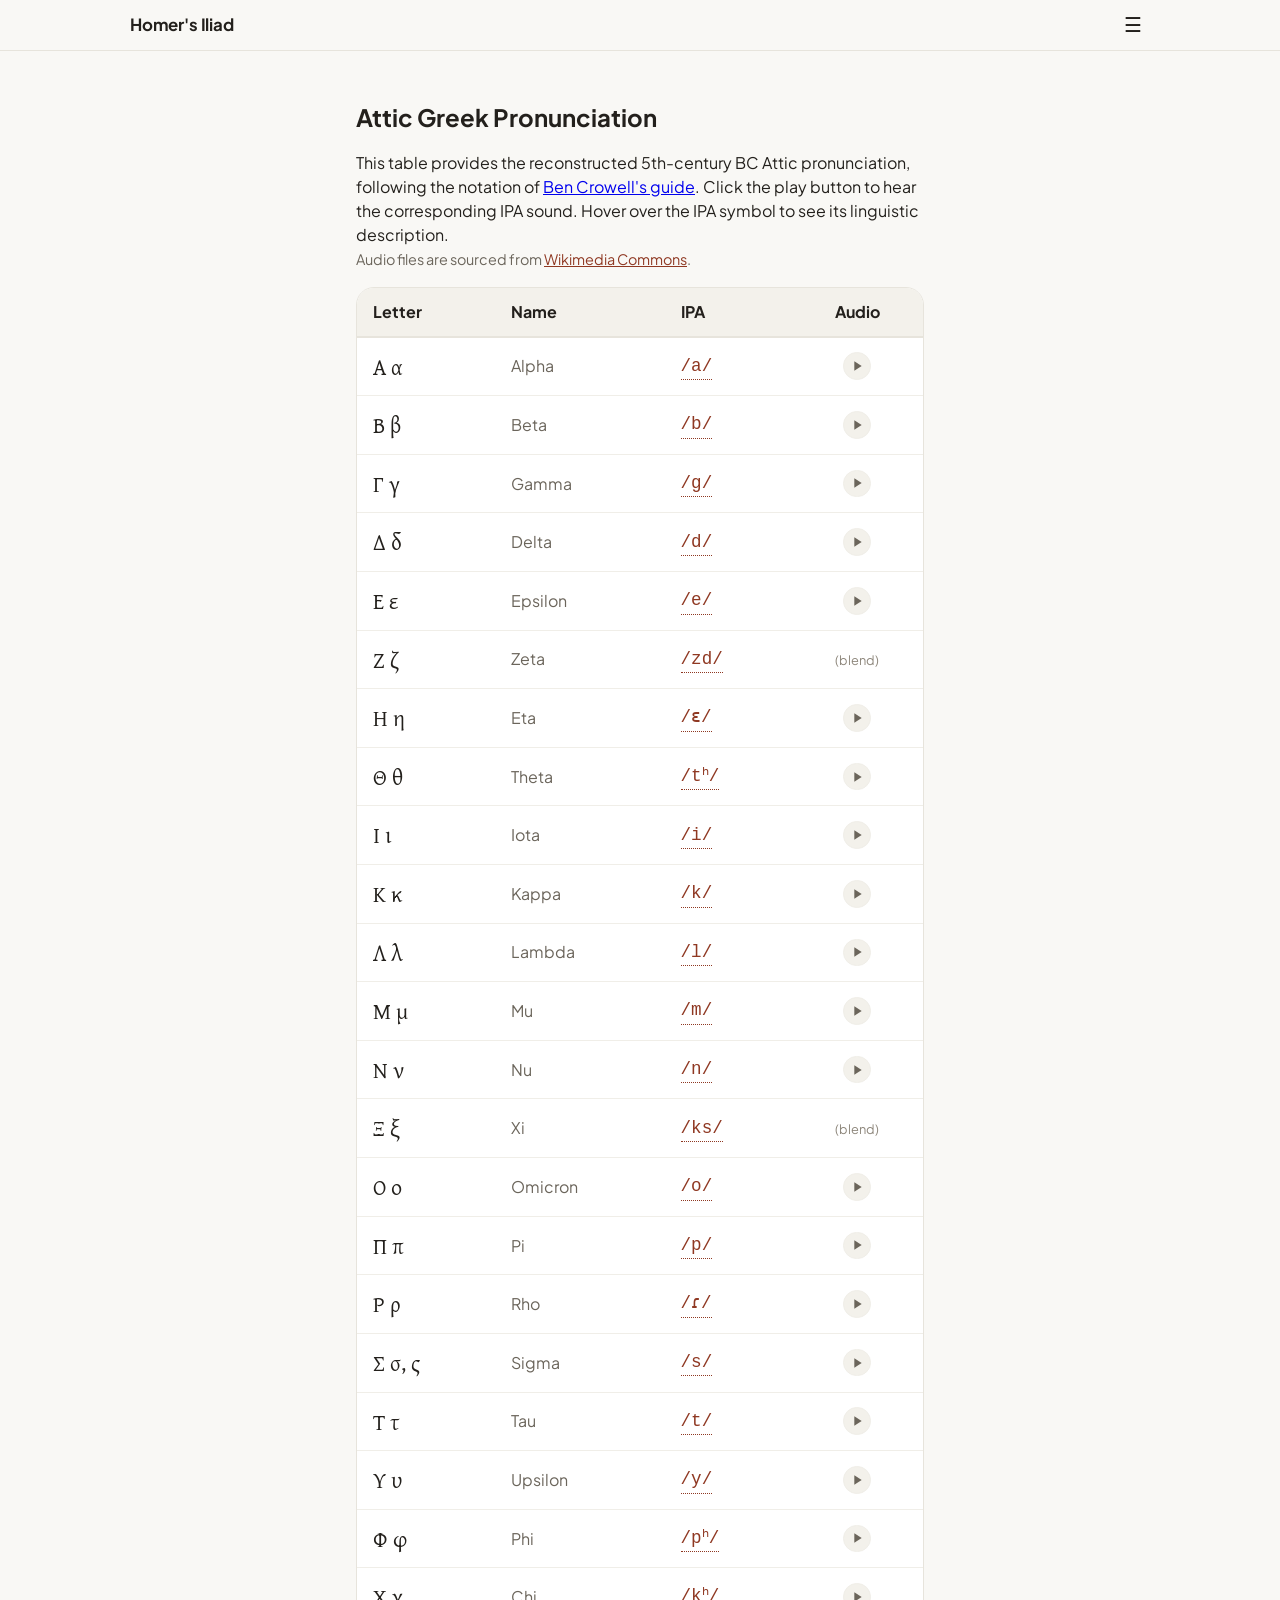
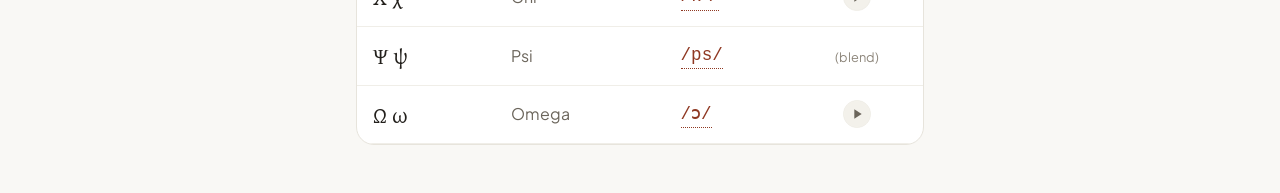
<file: pronunciation.html>
<!DOCTYPE html>
<!-- 
  Homer's Iliad - Pronunciation Guide
-->
<html lang="en">
<head>
  <meta charset="UTF-8">
  <meta name="viewport" content="width=device-width, initial-scale=1.0">
  <title>Greek Pronunciation - Homer's Iliad</title>
  <link rel="icon"
    href="data:image/svg+xml,<svg xmlns=%22http://www.w3.org/2000/svg%22 viewBox=%220 0 100 100%22><text y=%22.9em%22 font-size=%2290%22>🏛️</text></svg>">
  <link rel="preconnect" href="https://fonts.googleapis.com">
  <link rel="preconnect" href="https://fonts.gstatic.com" crossorigin>
  <link
    href="https://fonts.googleapis.com/css2?family=Plus+Jakarta+Sans:wght@400;500;600;700&family=Newsreader:ital,opsz,wght@0,6..72,400;0,6..72,500;1,6..72,400;1,6..72,500&family=Gentium+Plus:ital,wght@0,400;0,700;1,400&display=swap"
    rel="stylesheet">
  <link rel="stylesheet" href="style.css?v=11">
</head>
<body>
  <nav>
    <div class="nav-container">
      <a href="index.html" class="brand-title" style="text-decoration: none; color: inherit;">Homer's Iliad</a>
      <div style="display: flex; align-items: center;">
        <div class="menu-container">
          <button class="hamburger-btn"
            onclick="document.getElementById('dropdown').classList.toggle('show')">☰</button>
          <div id="dropdown" class="dropdown-menu">
            <a href="index.html">Interactive Reader</a>
            <hr style="margin: 0.25rem 0; border: none; border-top: 1px solid var(--border-subtle);">
            <a href="sources.html">Sources</a>
          </div>
        </div>
      </div>
    </div>
  </nav>

  <main style="max-width: 600px; margin: 2rem auto; padding: 1rem;">
    <h2>Attic Greek Pronunciation</h2>
    <p style="margin: 1rem 0; color: var(--text-main); line-height: 1.5;">
      This table provides the reconstructed 5th-century BC Attic pronunciation, following the notation of <a href="https://bitbucket.org/ben-crowell/greek_pronunciation/src/master/index.md" target="_blank" rel="noopener">Ben Crowell's guide</a>. 
      Click the play button to hear the corresponding IPA sound. Hover over the IPA symbol to see its linguistic description.
      <br><span style="font-size: 0.9em; color: var(--text-muted);">Audio files are sourced from <a href="https://commons.wikimedia.org/wiki/Category:IPA_pronunciation_audio" target="_blank" rel="noopener" style="color: var(--accent); text-decoration: underline;">Wikimedia Commons</a>.</span>
    </p>
    
    <div style="background: var(--surface); border: 1px solid var(--border); border-radius: var(--radius-lg); overflow: hidden;">
      <table style="width: 100%; border-collapse: collapse; text-align: left;">
        <thead>
          <tr style="border-bottom: 2px solid var(--border); background: var(--surface-subtle);">
            <th style="padding: 0.75rem 1rem;">Letter</th>
            <th style="padding: 0.75rem 1rem;">Name</th>
            <th style="padding: 0.75rem 1rem;">IPA</th>
            <th style="padding: 0.75rem 1rem; text-align: center;">Audio</th>
          </tr>
        </thead>
        <tbody>
          <tr style="border-bottom: 1px solid var(--border-subtle);">
            <td style="padding: 0.75rem 1rem; font-family: 'Gentium Plus', serif; font-size: 1.4rem;">Α α</td>
            <td style="padding: 0.75rem 1rem; color: var(--text-muted);">Alpha</td>
            <td style="padding: 0.75rem 1rem; font-family: monospace; color: var(--accent); font-size: 1.1rem;"><span class="ipa-tooltip">/a/<span class="tooltip-text">Open front unrounded vowel</span></span></td>
            <td style="padding: 0.75rem 1rem; text-align: center;"><button onclick="new Audio('https://commons.wikimedia.org/wiki/Special:FilePath/Open_front_unrounded_vowel.ogg').play()" class="replay-btn" style="padding: 0.3rem; border-radius: 50%;" title="Play sound"><svg viewBox="0 0 24 24" width="16" height="16" fill="currentColor"><path d="M8 5v14l11-7z"/></svg></button></td>
          </tr>
          <tr style="border-bottom: 1px solid var(--border-subtle);">
            <td style="padding: 0.75rem 1rem; font-family: 'Gentium Plus', serif; font-size: 1.4rem;">Β β</td>
            <td style="padding: 0.75rem 1rem; color: var(--text-muted);">Beta</td>
            <td style="padding: 0.75rem 1rem; font-family: monospace; color: var(--accent); font-size: 1.1rem;"><span class="ipa-tooltip">/b/<span class="tooltip-text">Voiced bilabial plosive</span></span></td>
            <td style="padding: 0.75rem 1rem; text-align: center;"><button onclick="new Audio('https://commons.wikimedia.org/wiki/Special:FilePath/Voiced_bilabial_plosive.ogg').play()" class="replay-btn" style="padding: 0.3rem; border-radius: 50%;" title="Play sound"><svg viewBox="0 0 24 24" width="16" height="16" fill="currentColor"><path d="M8 5v14l11-7z"/></svg></button></td>
          </tr>
          <tr style="border-bottom: 1px solid var(--border-subtle);">
            <td style="padding: 0.75rem 1rem; font-family: 'Gentium Plus', serif; font-size: 1.4rem;">Γ γ</td>
            <td style="padding: 0.75rem 1rem; color: var(--text-muted);">Gamma</td>
            <td style="padding: 0.75rem 1rem; font-family: monospace; color: var(--accent); font-size: 1.1rem;"><span class="ipa-tooltip">/g/<span class="tooltip-text">Voiced velar plosive</span></span></td>
            <td style="padding: 0.75rem 1rem; text-align: center;"><button onclick="new Audio('https://commons.wikimedia.org/wiki/Special:FilePath/Voiced_velar_plosive.ogg').play()" class="replay-btn" style="padding: 0.3rem; border-radius: 50%;" title="Play sound"><svg viewBox="0 0 24 24" width="16" height="16" fill="currentColor"><path d="M8 5v14l11-7z"/></svg></button></td>
          </tr>
          <tr style="border-bottom: 1px solid var(--border-subtle);">
            <td style="padding: 0.75rem 1rem; font-family: 'Gentium Plus', serif; font-size: 1.4rem;">Δ δ</td>
            <td style="padding: 0.75rem 1rem; color: var(--text-muted);">Delta</td>
            <td style="padding: 0.75rem 1rem; font-family: monospace; color: var(--accent); font-size: 1.1rem;"><span class="ipa-tooltip">/d/<span class="tooltip-text">Voiced alveolar plosive</span></span></td>
            <td style="padding: 0.75rem 1rem; text-align: center;"><button onclick="new Audio('https://commons.wikimedia.org/wiki/Special:FilePath/Voiced_alveolar_plosive.ogg').play()" class="replay-btn" style="padding: 0.3rem; border-radius: 50%;" title="Play sound"><svg viewBox="0 0 24 24" width="16" height="16" fill="currentColor"><path d="M8 5v14l11-7z"/></svg></button></td>
          </tr>
          <tr style="border-bottom: 1px solid var(--border-subtle);">
            <td style="padding: 0.75rem 1rem; font-family: 'Gentium Plus', serif; font-size: 1.4rem;">Ε ε</td>
            <td style="padding: 0.75rem 1rem; color: var(--text-muted);">Epsilon</td>
            <td style="padding: 0.75rem 1rem; font-family: monospace; color: var(--accent); font-size: 1.1rem;"><span class="ipa-tooltip">/e/<span class="tooltip-text">Close-mid front unrounded vowel</span></span></td>
            <td style="padding: 0.75rem 1rem; text-align: center;"><button onclick="new Audio('https://commons.wikimedia.org/wiki/Special:FilePath/Close-mid_front_unrounded_vowel.ogg').play()" class="replay-btn" style="padding: 0.3rem; border-radius: 50%;" title="Play sound"><svg viewBox="0 0 24 24" width="16" height="16" fill="currentColor"><path d="M8 5v14l11-7z"/></svg></button></td>
          </tr>
          <tr style="border-bottom: 1px solid var(--border-subtle);">
            <td style="padding: 0.75rem 1rem; font-family: 'Gentium Plus', serif; font-size: 1.4rem;">Ζ ζ</td>
            <td style="padding: 0.75rem 1rem; color: var(--text-muted);">Zeta</td>
            <td style="padding: 0.75rem 1rem; font-family: monospace; color: var(--accent); font-size: 1.1rem;"><span class="ipa-tooltip">/zd/<span class="tooltip-text">Consonant cluster: /z/ + /d/</span></span></td>
            <td style="padding: 0.75rem 1rem; text-align: center;"><span style="color: var(--text-light); font-size: 0.8rem;">(blend)</span></td>
          </tr>
          <tr style="border-bottom: 1px solid var(--border-subtle);">
            <td style="padding: 0.75rem 1rem; font-family: 'Gentium Plus', serif; font-size: 1.4rem;">Η η</td>
            <td style="padding: 0.75rem 1rem; color: var(--text-muted);">Eta</td>
            <td style="padding: 0.75rem 1rem; font-family: monospace; color: var(--accent); font-size: 1.1rem;"><span class="ipa-tooltip">/ɛ/<span class="tooltip-text">Open-mid front unrounded vowel</span></span></td>
            <td style="padding: 0.75rem 1rem; text-align: center;"><button onclick="new Audio('https://commons.wikimedia.org/wiki/Special:FilePath/Open-mid_front_unrounded_vowel.ogg').play()" class="replay-btn" style="padding: 0.3rem; border-radius: 50%;" title="Play sound"><svg viewBox="0 0 24 24" width="16" height="16" fill="currentColor"><path d="M8 5v14l11-7z"/></svg></button></td>
          </tr>
          <tr style="border-bottom: 1px solid var(--border-subtle);">
            <td style="padding: 0.75rem 1rem; font-family: 'Gentium Plus', serif; font-size: 1.4rem;">Θ θ</td>
            <td style="padding: 0.75rem 1rem; color: var(--text-muted);">Theta</td>
            <td style="padding: 0.75rem 1rem; font-family: monospace; color: var(--accent); font-size: 1.1rem;"><span class="ipa-tooltip">/tʰ/<span class="tooltip-text">Aspirated voiceless alveolar plosive</span></span></td>
            <td style="padding: 0.75rem 1rem; text-align: center;"><button onclick="new Audio('https://commons.wikimedia.org/wiki/Special:FilePath/Voiceless_alveolar_plosive.ogg').play()" class="replay-btn" style="padding: 0.3rem; border-radius: 50%;" title="Play sound"><svg viewBox="0 0 24 24" width="16" height="16" fill="currentColor"><path d="M8 5v14l11-7z"/></svg></button></td>
          </tr>
          <tr style="border-bottom: 1px solid var(--border-subtle);">
            <td style="padding: 0.75rem 1rem; font-family: 'Gentium Plus', serif; font-size: 1.4rem;">Ι ι</td>
            <td style="padding: 0.75rem 1rem; color: var(--text-muted);">Iota</td>
            <td style="padding: 0.75rem 1rem; font-family: monospace; color: var(--accent); font-size: 1.1rem;"><span class="ipa-tooltip">/i/<span class="tooltip-text">Close front unrounded vowel</span></span></td>
            <td style="padding: 0.75rem 1rem; text-align: center;"><button onclick="new Audio('https://commons.wikimedia.org/wiki/Special:FilePath/Close_front_unrounded_vowel.ogg').play()" class="replay-btn" style="padding: 0.3rem; border-radius: 50%;" title="Play sound"><svg viewBox="0 0 24 24" width="16" height="16" fill="currentColor"><path d="M8 5v14l11-7z"/></svg></button></td>
          </tr>
          <tr style="border-bottom: 1px solid var(--border-subtle);">
            <td style="padding: 0.75rem 1rem; font-family: 'Gentium Plus', serif; font-size: 1.4rem;">Κ κ</td>
            <td style="padding: 0.75rem 1rem; color: var(--text-muted);">Kappa</td>
            <td style="padding: 0.75rem 1rem; font-family: monospace; color: var(--accent); font-size: 1.1rem;"><span class="ipa-tooltip">/k/<span class="tooltip-text">Voiceless velar plosive</span></span></td>
            <td style="padding: 0.75rem 1rem; text-align: center;"><button onclick="new Audio('https://commons.wikimedia.org/wiki/Special:FilePath/Voiceless_velar_plosive.ogg').play()" class="replay-btn" style="padding: 0.3rem; border-radius: 50%;" title="Play sound"><svg viewBox="0 0 24 24" width="16" height="16" fill="currentColor"><path d="M8 5v14l11-7z"/></svg></button></td>
          </tr>
          <tr style="border-bottom: 1px solid var(--border-subtle);">
            <td style="padding: 0.75rem 1rem; font-family: 'Gentium Plus', serif; font-size: 1.4rem;">Λ λ</td>
            <td style="padding: 0.75rem 1rem; color: var(--text-muted);">Lambda</td>
            <td style="padding: 0.75rem 1rem; font-family: monospace; color: var(--accent); font-size: 1.1rem;"><span class="ipa-tooltip">/l/<span class="tooltip-text">Alveolar lateral approximant</span></span></td>
            <td style="padding: 0.75rem 1rem; text-align: center;"><button onclick="new Audio('https://commons.wikimedia.org/wiki/Special:FilePath/Alveolar_lateral_approximant.ogg').play()" class="replay-btn" style="padding: 0.3rem; border-radius: 50%;" title="Play sound"><svg viewBox="0 0 24 24" width="16" height="16" fill="currentColor"><path d="M8 5v14l11-7z"/></svg></button></td>
          </tr>
          <tr style="border-bottom: 1px solid var(--border-subtle);">
            <td style="padding: 0.75rem 1rem; font-family: 'Gentium Plus', serif; font-size: 1.4rem;">Μ μ</td>
            <td style="padding: 0.75rem 1rem; color: var(--text-muted);">Mu</td>
            <td style="padding: 0.75rem 1rem; font-family: monospace; color: var(--accent); font-size: 1.1rem;"><span class="ipa-tooltip">/m/<span class="tooltip-text">Bilabial nasal</span></span></td>
            <td style="padding: 0.75rem 1rem; text-align: center;"><button onclick="new Audio('https://commons.wikimedia.org/wiki/Special:FilePath/Bilabial_nasal.ogg').play()" class="replay-btn" style="padding: 0.3rem; border-radius: 50%;" title="Play sound"><svg viewBox="0 0 24 24" width="16" height="16" fill="currentColor"><path d="M8 5v14l11-7z"/></svg></button></td>
          </tr>
          <tr style="border-bottom: 1px solid var(--border-subtle);">
            <td style="padding: 0.75rem 1rem; font-family: 'Gentium Plus', serif; font-size: 1.4rem;">Ν ν</td>
            <td style="padding: 0.75rem 1rem; color: var(--text-muted);">Nu</td>
            <td style="padding: 0.75rem 1rem; font-family: monospace; color: var(--accent); font-size: 1.1rem;"><span class="ipa-tooltip">/n/<span class="tooltip-text">Alveolar nasal</span></span></td>
            <td style="padding: 0.75rem 1rem; text-align: center;"><button onclick="new Audio('https://commons.wikimedia.org/wiki/Special:FilePath/Alveolar_nasal.ogg').play()" class="replay-btn" style="padding: 0.3rem; border-radius: 50%;" title="Play sound"><svg viewBox="0 0 24 24" width="16" height="16" fill="currentColor"><path d="M8 5v14l11-7z"/></svg></button></td>
          </tr>
          <tr style="border-bottom: 1px solid var(--border-subtle);">
            <td style="padding: 0.75rem 1rem; font-family: 'Gentium Plus', serif; font-size: 1.4rem;">Ξ ξ</td>
            <td style="padding: 0.75rem 1rem; color: var(--text-muted);">Xi</td>
            <td style="padding: 0.75rem 1rem; font-family: monospace; color: var(--accent); font-size: 1.1rem;"><span class="ipa-tooltip">/ks/<span class="tooltip-text">Consonant cluster: /k/ + /s/</span></span></td>
            <td style="padding: 0.75rem 1rem; text-align: center;"><span style="color: var(--text-light); font-size: 0.8rem;">(blend)</span></td>
          </tr>
          <tr style="border-bottom: 1px solid var(--border-subtle);">
            <td style="padding: 0.75rem 1rem; font-family: 'Gentium Plus', serif; font-size: 1.4rem;">Ο ο</td>
            <td style="padding: 0.75rem 1rem; color: var(--text-muted);">Omicron</td>
            <td style="padding: 0.75rem 1rem; font-family: monospace; color: var(--accent); font-size: 1.1rem;"><span class="ipa-tooltip">/o/<span class="tooltip-text">Close-mid back rounded vowel</span></span></td>
            <td style="padding: 0.75rem 1rem; text-align: center;"><button onclick="new Audio('https://commons.wikimedia.org/wiki/Special:FilePath/Close-mid_back_rounded_vowel.ogg').play()" class="replay-btn" style="padding: 0.3rem; border-radius: 50%;" title="Play sound"><svg viewBox="0 0 24 24" width="16" height="16" fill="currentColor"><path d="M8 5v14l11-7z"/></svg></button></td>
          </tr>
          <tr style="border-bottom: 1px solid var(--border-subtle);">
            <td style="padding: 0.75rem 1rem; font-family: 'Gentium Plus', serif; font-size: 1.4rem;">Π π</td>
            <td style="padding: 0.75rem 1rem; color: var(--text-muted);">Pi</td>
            <td style="padding: 0.75rem 1rem; font-family: monospace; color: var(--accent); font-size: 1.1rem;"><span class="ipa-tooltip">/p/<span class="tooltip-text">Voiceless bilabial plosive</span></span></td>
            <td style="padding: 0.75rem 1rem; text-align: center;"><button onclick="new Audio('https://commons.wikimedia.org/wiki/Special:FilePath/Voiceless_bilabial_plosive.ogg').play()" class="replay-btn" style="padding: 0.3rem; border-radius: 50%;" title="Play sound"><svg viewBox="0 0 24 24" width="16" height="16" fill="currentColor"><path d="M8 5v14l11-7z"/></svg></button></td>
          </tr>
          <tr style="border-bottom: 1px solid var(--border-subtle);">
            <td style="padding: 0.75rem 1rem; font-family: 'Gentium Plus', serif; font-size: 1.4rem;">Ρ ρ</td>
            <td style="padding: 0.75rem 1rem; color: var(--text-muted);">Rho</td>
            <td style="padding: 0.75rem 1rem; font-family: monospace; color: var(--accent); font-size: 1.1rem;"><span class="ipa-tooltip">/ɾ/<span class="tooltip-text">Alveolar tap</span></span></td>
            <td style="padding: 0.75rem 1rem; text-align: center;"><button onclick="new Audio('https://commons.wikimedia.org/wiki/Special:FilePath/Alveolar_tap.ogg').play()" class="replay-btn" style="padding: 0.3rem; border-radius: 50%;" title="Play sound"><svg viewBox="0 0 24 24" width="16" height="16" fill="currentColor"><path d="M8 5v14l11-7z"/></svg></button></td>
          </tr>
          <tr style="border-bottom: 1px solid var(--border-subtle);">
            <td style="padding: 0.75rem 1rem; font-family: 'Gentium Plus', serif; font-size: 1.4rem;">Σ σ, ς</td>
            <td style="padding: 0.75rem 1rem; color: var(--text-muted);">Sigma</td>
            <td style="padding: 0.75rem 1rem; font-family: monospace; color: var(--accent); font-size: 1.1rem;"><span class="ipa-tooltip">/s/<span class="tooltip-text">Voiceless alveolar sibilant</span></span></td>
            <td style="padding: 0.75rem 1rem; text-align: center;"><button onclick="new Audio('https://commons.wikimedia.org/wiki/Special:FilePath/Voiceless_alveolar_sibilant.ogg').play()" class="replay-btn" style="padding: 0.3rem; border-radius: 50%;" title="Play sound"><svg viewBox="0 0 24 24" width="16" height="16" fill="currentColor"><path d="M8 5v14l11-7z"/></svg></button></td>
          </tr>
          <tr style="border-bottom: 1px solid var(--border-subtle);">
            <td style="padding: 0.75rem 1rem; font-family: 'Gentium Plus', serif; font-size: 1.4rem;">Τ τ</td>
            <td style="padding: 0.75rem 1rem; color: var(--text-muted);">Tau</td>
            <td style="padding: 0.75rem 1rem; font-family: monospace; color: var(--accent); font-size: 1.1rem;"><span class="ipa-tooltip">/t/<span class="tooltip-text">Voiceless alveolar plosive</span></span></td>
            <td style="padding: 0.75rem 1rem; text-align: center;"><button onclick="new Audio('https://commons.wikimedia.org/wiki/Special:FilePath/Voiceless_alveolar_plosive.ogg').play()" class="replay-btn" style="padding: 0.3rem; border-radius: 50%;" title="Play sound"><svg viewBox="0 0 24 24" width="16" height="16" fill="currentColor"><path d="M8 5v14l11-7z"/></svg></button></td>
          </tr>
          <tr style="border-bottom: 1px solid var(--border-subtle);">
            <td style="padding: 0.75rem 1rem; font-family: 'Gentium Plus', serif; font-size: 1.4rem;">Υ υ</td>
            <td style="padding: 0.75rem 1rem; color: var(--text-muted);">Upsilon</td>
            <td style="padding: 0.75rem 1rem; font-family: monospace; color: var(--accent); font-size: 1.1rem;"><span class="ipa-tooltip">/y/<span class="tooltip-text">Close front rounded vowel</span></span></td>
            <td style="padding: 0.75rem 1rem; text-align: center;"><button onclick="new Audio('https://commons.wikimedia.org/wiki/Special:FilePath/Close_front_rounded_vowel.ogg').play()" class="replay-btn" style="padding: 0.3rem; border-radius: 50%;" title="Play sound"><svg viewBox="0 0 24 24" width="16" height="16" fill="currentColor"><path d="M8 5v14l11-7z"/></svg></button></td>
          </tr>
          <tr style="border-bottom: 1px solid var(--border-subtle);">
            <td style="padding: 0.75rem 1rem; font-family: 'Gentium Plus', serif; font-size: 1.4rem;">Φ φ</td>
            <td style="padding: 0.75rem 1rem; color: var(--text-muted);">Phi</td>
            <td style="padding: 0.75rem 1rem; font-family: monospace; color: var(--accent); font-size: 1.1rem;"><span class="ipa-tooltip">/pʰ/<span class="tooltip-text">Aspirated voiceless bilabial plosive</span></span></td>
            <td style="padding: 0.75rem 1rem; text-align: center;"><button onclick="new Audio('https://commons.wikimedia.org/wiki/Special:FilePath/Voiceless_bilabial_plosive.ogg').play()" class="replay-btn" style="padding: 0.3rem; border-radius: 50%;" title="Play sound"><svg viewBox="0 0 24 24" width="16" height="16" fill="currentColor"><path d="M8 5v14l11-7z"/></svg></button></td>
          </tr>
          <tr style="border-bottom: 1px solid var(--border-subtle);">
            <td style="padding: 0.75rem 1rem; font-family: 'Gentium Plus', serif; font-size: 1.4rem;">Χ χ</td>
            <td style="padding: 0.75rem 1rem; color: var(--text-muted);">Chi</td>
            <td style="padding: 0.75rem 1rem; font-family: monospace; color: var(--accent); font-size: 1.1rem;"><span class="ipa-tooltip">/kʰ/<span class="tooltip-text">Aspirated voiceless velar plosive</span></span></td>
            <td style="padding: 0.75rem 1rem; text-align: center;"><button onclick="new Audio('https://commons.wikimedia.org/wiki/Special:FilePath/Voiceless_velar_plosive.ogg').play()" class="replay-btn" style="padding: 0.3rem; border-radius: 50%;" title="Play sound"><svg viewBox="0 0 24 24" width="16" height="16" fill="currentColor"><path d="M8 5v14l11-7z"/></svg></button></td>
          </tr>
          <tr style="border-bottom: 1px solid var(--border-subtle);">
            <td style="padding: 0.75rem 1rem; font-family: 'Gentium Plus', serif; font-size: 1.4rem;">Ψ ψ</td>
            <td style="padding: 0.75rem 1rem; color: var(--text-muted);">Psi</td>
            <td style="padding: 0.75rem 1rem; font-family: monospace; color: var(--accent); font-size: 1.1rem;"><span class="ipa-tooltip">/ps/<span class="tooltip-text">Consonant cluster: /p/ + /s/</span></span></td>
            <td style="padding: 0.75rem 1rem; text-align: center;"><span style="color: var(--text-light); font-size: 0.8rem;">(blend)</span></td>
          </tr>
          <tr style="border-bottom: 1px solid var(--border-subtle);">
            <td style="padding: 0.75rem 1rem; font-family: 'Gentium Plus', serif; font-size: 1.4rem;">Ω ω</td>
            <td style="padding: 0.75rem 1rem; color: var(--text-muted);">Omega</td>
            <td style="padding: 0.75rem 1rem; font-family: monospace; color: var(--accent); font-size: 1.1rem;"><span class="ipa-tooltip">/ɔ/<span class="tooltip-text">Open-mid back rounded vowel</span></span></td>
            <td style="padding: 0.75rem 1rem; text-align: center;"><button onclick="new Audio('https://commons.wikimedia.org/wiki/Special:FilePath/Open-mid_back_rounded_vowel.ogg').play()" class="replay-btn" style="padding: 0.3rem; border-radius: 50%;" title="Play sound"><svg viewBox="0 0 24 24" width="16" height="16" fill="currentColor"><path d="M8 5v14l11-7z"/></svg></button></td>
          </tr>

        </tbody>
      </table>
    </div>
  </main>

  <script>
    window.onclick = function (event) {
      if (!event.target.matches('.hamburger-btn')) {
        const dropdowns = document.getElementsByClassName("dropdown-menu");
        for (let i = 0; i < dropdowns.length; i++) {
          if (dropdowns[i].classList.contains('show')) {
            dropdowns[i].classList.remove('show');
          }
        }
      }
    };
  </script>
  <!-- GoatCounter Analytics -->
  <script data-goatcounter="https://iliad-canvas.goatcounter.com/count"
        async src="//gc.zgo.at/count.js"></script>
</body>
</html>
</file>
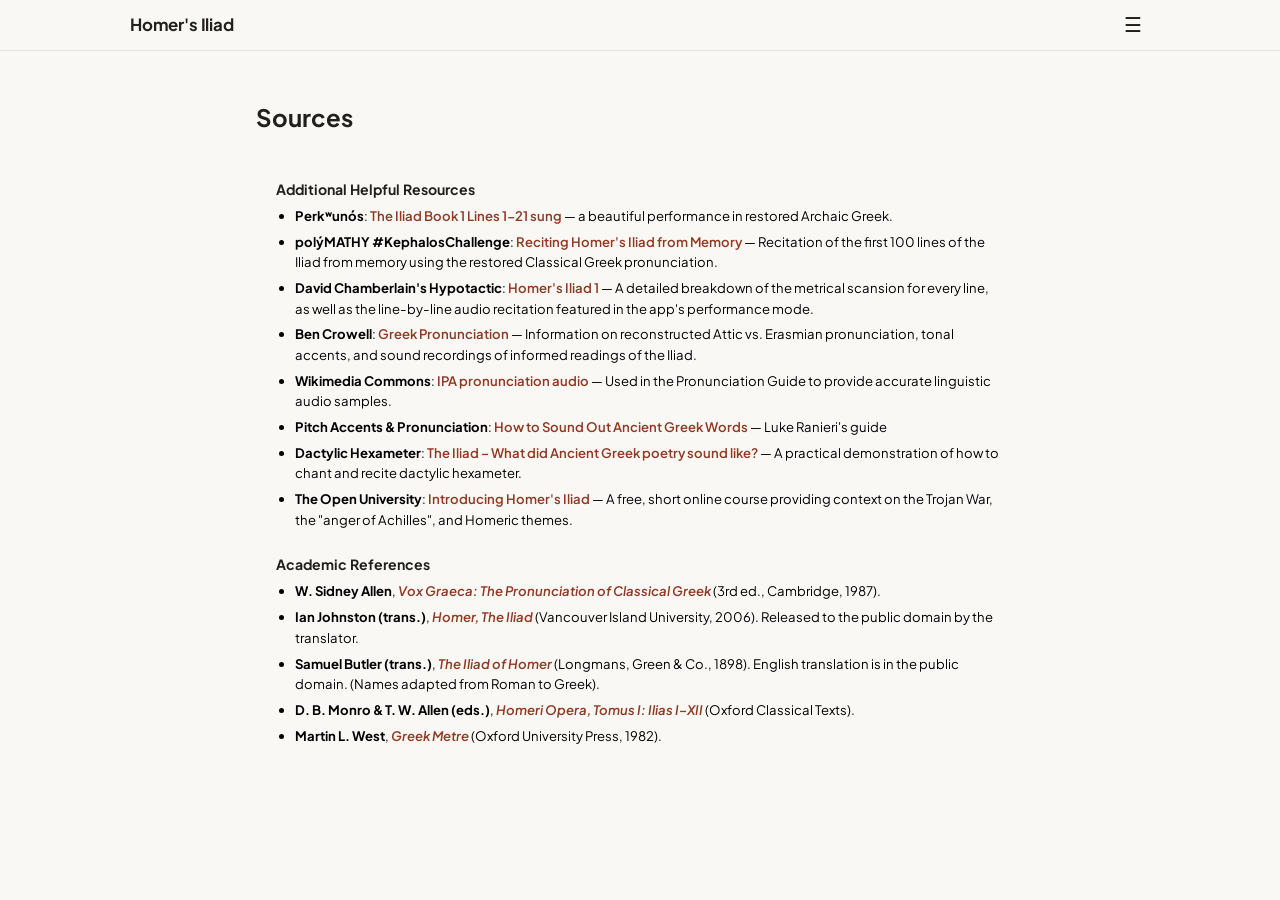
<file: sources.html>
<!DOCTYPE html>
<!-- 
  Homer's Iliad - Interactive Study Canvas
  A vanilla HTML/JS single-page application for learning and reciting the opening lines of Homer's Iliad.
  Features an embedded YouTube player, metrical scansion breakdowns, and interlinear word-for-word morphology glosses.
-->
<html lang="en">

<head>
  <meta charset="UTF-8">
  <meta name="viewport" content="width=device-width, initial-scale=1.0">
  <title>Homer's Iliad</title>
  <link rel="icon"
    href="data:image/svg+xml,<svg xmlns=%22http://www.w3.org/2000/svg%22 viewBox=%220 0 100 100%22><text y=%22.9em%22 font-size=%2290%22>🏛️</text></svg>">
  <link rel="preconnect" href="https://fonts.googleapis.com">
  <link rel="preconnect" href="https://fonts.gstatic.com" crossorigin>
  <link
    href="https://fonts.googleapis.com/css2?family=Plus+Jakarta+Sans:wght@400;500;600;700&family=Newsreader:ital,opsz,wght@0,6..72,400;0,6..72,500;1,6..72,400;1,6..72,500&family=Gentium+Plus:ital,wght@0,400;0,700;1,400&display=swap"
    rel="stylesheet">
  <link rel="stylesheet" href="style.css?v=11">
</head>

<body>

  <!-- Top Nav with Integrated Line Selector -->
  <nav>
    <div class="nav-container">
      <a href="index.html" class="brand-title" style="text-decoration: none; color: inherit;">Homer's Iliad</a>

      <div style="display: flex; align-items: center;">
        

        <div class="menu-container">
          <button class="hamburger-btn"
            onclick="document.getElementById('dropdown').classList.toggle('show')">☰</button>
          <div id="dropdown" class="dropdown-menu">
            <a href="index.html">Interactive Reader</a>
            <hr style="margin: 0.25rem 0; border: none; border-top: 1px solid var(--border-subtle);">
            <a href="pronunciation.html">Pronunciation Guide</a>
          </div>
        </div>
      </div>
    </div>
  </nav>
  <main style="max-width: 800px; margin: 2rem auto; padding: 1rem;">
    <h2>Sources</h2>
    <div class="credits-scroll" style="margin-top: 1.5rem;">
<h4>Additional Helpful Resources</h4>
        <ul>
          <li><strong>Perkʷunós</strong>: <a href="https://youtu.be/KX4yuMN6pPI"
              target="_blank" rel="noopener">The Iliad Book 1 Lines 1-21 sung</a> — a beautiful performance in restored Archaic Greek.</li>
          <li><strong>polýMATHY #KephalosChallenge</strong>: <a href="https://www.youtube.com/watch?v=KY9IjWJkmAg"
              target="_blank" rel="noopener">Reciting Homer's Iliad from Memory</a> — Recitation of the first 100 lines of the Iliad from memory using the restored Classical Greek pronunciation.</li>
          <li><strong>David Chamberlain's Hypotactic</strong>: <a href="https://hypotactic.com/homer/iliad1.html"
              target="_blank" rel="noopener">Homer's Iliad 1</a> — A detailed breakdown of the metrical scansion for
            every line, as well as the line-by-line audio recitation featured in the app's performance mode.</li>
          <li><strong>Ben Crowell</strong>: <a href="https://bitbucket.org/ben-crowell/greek_pronunciation/src/master/index.md" target="_blank" rel="noopener">Greek Pronunciation</a> — Information on reconstructed Attic vs. Erasmian pronunciation, tonal accents, and sound recordings of informed readings of the Iliad.</li>
          <li><strong>Wikimedia Commons</strong>: <a href="https://commons.wikimedia.org/wiki/Category:IPA_pronunciation_audio" target="_blank" rel="noopener">IPA pronunciation audio</a> — Used in the Pronunciation Guide to provide accurate linguistic audio samples.</li>
          <li><strong>Pitch Accents & Pronunciation</strong>: <a
              href="https://www.youtube.com/watch?v=ge-mq6ZnceU&t=766s" target="_blank" rel="noopener">How to Sound Out
              Ancient Greek Words</a> — Luke Ranieri's guide</li>
          <li><strong>Dactylic Hexameter</strong>: <a href="https://www.youtube.com/watch?v=TXtLoGORAq0&t=566s"
              target="_blank" rel="noopener">The Iliad – What did Ancient Greek poetry sound like?</a> — A practical
            demonstration of how to chant and recite dactylic hexameter.</li>
          <li><strong>The Open University</strong>: <a
              href="https://www.open.edu/openlearn/history-the-arts/introducing-homers-iliad/content-section-0?intro=1"
              target="_blank" rel="noopener">Introducing Homer's Iliad</a> — A free, short online course providing
            context on the Trojan War, the "anger of Achilles", and Homeric themes.</li>
        </ul>

        <h4 style="margin-top: 1.5rem;">Academic References</h4>
        <ul>
          <li><strong>W. Sidney Allen</strong>, <a href="https://www.amazon.com/s?k=Vox+Graeca+Sidney+Allen"
              target="_blank" rel="noopener"><em>Vox Graeca: The Pronunciation of Classical Greek</em></a> (3rd ed.,
            Cambridge, 1987).</li>
          <li><strong>Ian Johnston (trans.)</strong>, <a href="https://johnstoniatexts.x10host.com/homer/iliad1html.html" target="_blank" rel="noopener"><em>Homer, The Iliad</em></a> (Vancouver Island University, 2006). Released to the public domain by the translator.</li>
          <li><strong>Samuel Butler (trans.)</strong>, <a href="https://www.gutenberg.org/ebooks/2199" target="_blank" rel="noopener"><em>The Iliad of Homer</em></a> (Longmans, Green & Co., 1898). English translation is in the public domain. (Names adapted from Roman to Greek).</li>
          <li><strong>D. B. Monro & T. W. Allen (eds.)</strong>, <a
              href="https://www.amazon.com/s?k=Homeri+Opera+Tomus+I+Monro+Allen" target="_blank"
              rel="noopener"><em>Homeri Opera, Tomus I: Ilias I–XII</em></a> (Oxford Classical Texts).</li>
          <li><strong>Martin L. West</strong>, <a href="https://www.amazon.com/s?k=Greek+Metre+Martin+L.+West"
              target="_blank" rel="noopener"><em>Greek Metre</em></a> (Oxford University Press, 1982).</li>
        </ul>
    </div>
  </main>
  
  
  <script>
    window.onclick = function (event) {
      if (!event.target.matches('.hamburger-btn')) {
        const dropdowns = document.getElementsByClassName("dropdown-menu");
        for (let i = 0; i < dropdowns.length; i++) {
          if (dropdowns[i].classList.contains('show')) {
            dropdowns[i].classList.remove('show');
          }
        }
      }
    };
  </script>

  <!-- GoatCounter Analytics -->
  <script data-goatcounter="https://iliad-canvas.goatcounter.com/count"
        async src="//gc.zgo.at/count.js"></script>
</body>
</html>
</file>
<file: style.css>
:root {
      /* Refined Warm Alabaster & Terracotta Palette */
      --bg: #f9f8f5;
      --surface: #ffffff;
      --surface-subtle: #f3f1eb;
      --surface-active: #eae7de;
      --text-main: #23201c;
      --text-muted: #6b655b;
      --text-light: #8e877c;

      --accent: #8f3822;
      --accent-soft: #fbf0ec;
      --accent-border: #ebd3ca;

      --short-bg: #fdf2ed;
      --short-text: #8c3620;
      --short-border: #f5d6c8;

      --long-bg: #f2f4f7;
      --long-text: #475569;
      --long-border: #e2e8f0;

      --border: #e7e4dc;
      --border-subtle: #f0eee8;

      --shadow-sm: 0 1px 3px rgba(35, 32, 28, 0.04);
      --shadow-md: 0 8px 24px rgba(35, 32, 28, 0.05);
      --shadow-lg: 0 20px 40px rgba(35, 32, 28, 0.08);

      --radius-sm: 6px;
      --radius-md: 12px;
      --radius-lg: 18px;
      --radius-full: 9999px;
      --transition: all 0.2s cubic-bezier(0.16, 1, 0.3, 1);
    }

    * {
      box-sizing: border-box;
      margin: 0;
      padding: 0;
      -webkit-font-smoothing: antialiased;
    }

    html {
      overflow-y: scroll;
    }

    body {
      font-family: 'Plus Jakarta Sans', sans-serif;
      background: var(--bg);
      color: var(--text-main);
      min-height: 100vh;
      display: flex;
      flex-direction: column;
      line-height: 1.5;
    }

    /* Compact Top Nav with Integrated Line Selector */
    nav {
      position: sticky;
      top: 0;
      z-index: 100;
      background: rgba(249, 248, 245, 0.96);
      backdrop-filter: blur(12px);
      -webkit-backdrop-filter: blur(12px);
      border-bottom: 1px solid var(--border);
      padding: 0.6rem 1.25rem;
    }

    @media (max-width: 600px) {
      nav {
        padding: 0.5rem 0.65rem;
      }
    }

    .nav-container {
      max-width: 1020px;
      margin: 0 auto;
      display: flex;
      justify-content: space-between;
      align-items: center;
      gap: 0.75rem;
      flex-wrap: wrap;
    }

    .brand-title {
      font-size: 1.05rem;
      font-weight: 700;
      letter-spacing: -0.01em;
      color: var(--text-main);
      white-space: nowrap;
    }

    /* Line Selector in Header */
    .header-line-picker {
      display: flex;
      align-items: center;
      gap: 0.35rem;
    }

    .line-pills {
      display: flex;
      gap: 0.25rem;
      overflow-x: auto;
      scrollbar-width: none;
    }

    .line-pills::-webkit-scrollbar {
      display: none;
    }

    .line-btn {
      padding: 0.25rem 0;
      width: 70px;
      text-align: center;
      border-radius: var(--radius-full);
      border: 1px solid var(--border);
      background: var(--surface);
      color: var(--text-muted);
      font-size: 0.78rem;
      font-weight: 600;
      cursor: pointer;
      transition: var(--transition);
      white-space: nowrap;
    }

    .line-btn:hover {
      border-color: var(--text-light);
      color: var(--text-main);
    }

    .line-btn.active {
      background: var(--text-main);
      color: var(--bg);
      border-color: var(--text-main);
    }

    @media (max-width: 850px) {
      .line-btn:not(.active) {
        display: none;
      }
    }

    .arrow-btn {
      width: 60px;
      height: 36px;
      border-radius: var(--radius-full);
      border: 1px solid var(--border);
      background: var(--surface);
      color: var(--text-main);
      display: flex;
      align-items: center;
      justify-content: center;
      cursor: pointer;
      font-size: 1rem;
      font-weight: 700;
      transition: var(--transition);
    }

    .arrow-btn:disabled {
      opacity: 0.3;
      cursor: not-allowed;
    }

    .arrow-btn:hover {
      background: var(--surface-subtle);
    }

    /* Main Container */
    main {
      max-width: 1020px;
      width: 100%;
      margin: 1.25rem auto;
      padding: 0 1rem;
      flex: 1;
    }

    @media (max-width: 600px) {
      main {
        margin: 0.75rem auto;
        padding: 0 0.5rem;
      }
    }

    /* Unified Canvas Card */
    .canvas-panel {
      background: var(--surface);
      border: 1px solid var(--border);
      border-radius: var(--radius-lg);
      box-shadow: var(--shadow-md);
      padding: 1.75rem 2rem;
      margin-bottom: 1.5rem;
      transition: var(--transition);
    }

    @media (max-width: 700px) {
      .canvas-panel {
        padding: 0.75rem;
        border-radius: var(--radius-md);
      }
    }

    /* Unified Hero Panel: Greek + Literary + Literal on Left, Video on Right */
    .unified-hero-card {
      background: var(--surface-subtle);
      border-radius: var(--radius-md);
      padding: 1.35rem 1.5rem;
      margin-bottom: 1.5rem;
      border: 1px solid var(--border-subtle);
      border-left: 3px solid var(--accent);
      display: grid;
      grid-template-columns: minmax(0, 1fr) 120px;
      gap: 1.5rem;
      align-items: center;
    }

    @media (max-width: 680px) {
      .unified-hero-card {
        grid-template-columns: minmax(0, 1fr) 75px;
        gap: 0.85rem;
        padding: 0.85rem;
        margin-bottom: 1rem;
      }
    }

    .hero-content-col {
      display: flex;
      flex-direction: column;
      gap: 0.85rem;
    }

    .greek-hero-text {
      font-family: 'Gentium Plus', serif;
      font-size: 2.15rem;
      line-height: 1.3;
      font-weight: 700;
      color: var(--text-main);
      letter-spacing: 0.01em;
      margin-bottom: 0.2rem;
      word-wrap: break-word;
      overflow-wrap: break-word;
    }

    @media (max-width: 700px) {
      .greek-hero-text {
        font-size: 1.45rem;
      }

      .literary-text {
        font-size: 1.15rem !important;
      }

      .literal-text {
        font-size: 1.05rem !important;
      }
    }

    .next-line-btn {
      background: none;
      color: var(--text-muted);
      border: none;
      padding: 0.5rem 0;
      font-size: 0.85rem;
      font-weight: 500;
      cursor: pointer;
      transition: var(--transition);
      display: inline-flex;
      align-items: center;
    }

    .next-line-btn:hover {
      color: var(--accent);
      transform: translateX(2px);
    }

    .translation-item {
      display: flex;
      flex-direction: column;
      gap: 0.15rem;
    }

    .trans-label {
      font-size: 0.7rem;
      text-transform: uppercase;
      letter-spacing: 0.06em;
      font-weight: 700;
      color: var(--accent);
    }

    .literary-text {
      font-family: 'Newsreader', serif;
      font-size: 1.55rem;
      line-height: 1.4;
      font-style: italic;
      color: var(--text-main);
    }

    .literal-text {
      font-size: 1.25rem;
      color: var(--text-main);
      line-height: 1.4;
      font-weight: 500;
    }

    .hero-video-col {
      display: flex;
      flex-direction: column;
      align-items: center;
      justify-content: center;
    }

    .player-container {
      width: 100%;
      max-width: 111px;
      aspect-ratio: 9/16;
      max-height: 199px;
      background: #000000;
      border-radius: var(--radius-sm);
      overflow: hidden;
      box-shadow: var(--shadow-sm);
      border: 1px solid var(--border);
      position: relative;
    }

    .player-container iframe {
      width: 100%;
      height: 100%;
      border: none;
    }

    .replay-btn {
      background: var(--surface-subtle);
      border: 1px solid var(--border-subtle);
      border-radius: var(--radius-sm);
      padding: 0.2rem 0.5rem;
      font-size: 0.8rem;
      font-weight: 600;
      cursor: pointer;
      color: var(--text-muted);
      transition: var(--transition);
      display: inline-flex;
      align-items: center;
      gap: 0.2rem;
    }

    .replay-btn:hover {
      background: var(--surface-active);
      border-color: var(--border);
      color: var(--text-main);
    }


    .video-controls .replay-btn {
      flex: 1;
      justify-content: center;
      padding-top: 0.35rem;
      padding-bottom: 0.35rem;
    }
    .video-controls {
      display: flex;
      gap: 0.5rem;
      justify-content: flex-start;
      align-items: center;
      margin-top: 0.5rem;
      width: 100%;
      max-width: 280px; /* allows them to be nicely wide but not taking up the whole screen */
      align-self: flex-start;
    }

    .video-credit-link {
      font-size: 0.72rem;
      color: var(--text-muted);
      text-decoration: none;
      display: block;
      text-align: center;
      transition: var(--transition);
      font-weight: 500;
    }

    .video-credit-link:hover {
      color: var(--accent);
      text-decoration: underline;
    }

    @media (max-width: 600px) {
      .video-controls {
        gap: 0.25rem;
      }

      .replay-btn {
        padding: 0.15rem 0.3rem;
      }

      .video-credit-link {
        font-size: 0.6rem;
      }
    }

    /* Section Headers */
    .section-header {
      font-size: 0.76rem;
      text-transform: uppercase;
      letter-spacing: 0.06em;
      font-weight: 700;
      color: var(--text-muted);
      margin-bottom: 0.65rem;
      display: flex;
      justify-content: space-between;
      align-items: center;
    }

    .hint-click {
      font-size: 0.68rem;
      text-transform: none;
      font-weight: 500;
      color: var(--text-light);
    }

    /* Word-by-Word Interlinear Display */
    .interlinear-row {
      display: flex;
      flex-wrap: wrap;
      gap: 0.55rem;
      margin-bottom: 0.75rem;
    }

    .word-tile {
      background: var(--surface);
      border: 1px solid var(--border);
      border-radius: var(--radius-sm);
      padding: 0.65rem 0.85rem;
      flex: 1 1 auto;
      display: flex;
      flex-direction: column;
      cursor: pointer;
      position: relative;
      transition: var(--transition);
    }

    @media (max-width: 850px) {
      .word-tile {
        padding: 0.35rem 0.5rem;
      }

      .interlinear-row {
        gap: 0.35rem;
      }

      .wt-greek {
        font-size: 1.05rem;
      }

      .wt-trans {
        font-size: 0.6rem;
      }

      .wt-gloss {
        font-size: 0.75rem;
      }
    }

    .word-tile:hover {
      border-color: var(--accent);
      transform: translateY(-2px);
      box-shadow: var(--shadow-sm);
      background: var(--surface-subtle);
    }

    .wt-header {
      display: flex;
      justify-content: space-between;
      align-items: flex-start;
      margin-bottom: 0.15rem;
    }

    .wt-greek {
      font-family: 'Gentium Plus', serif;
      font-size: 1.25rem;
      font-weight: 700;
      color: var(--accent);
    }

    .wt-trans {
      font-size: 0.72rem;
      color: var(--text-light);
      font-style: italic;
      margin-bottom: 0.35rem;
    }

    .wt-gloss {
      font-size: 0.88rem;
      font-weight: 600;
      color: var(--text-main);
      line-height: 1.35;
    }

    /* Scansion Section */
    .scansion-section {
      /* Padding and border removed as requested */
    }

    .scansion-capsules {
      display: flex;
      flex-wrap: wrap;
      justify-content: flex-start;
      gap: 0.35rem 0.65rem;
      padding-bottom: 1.25rem;
      max-width: max-content;
      margin: 0 auto;
    }

    .scansion-foot {
      display: flex;
      flex-wrap: nowrap;
      gap: 0.25rem;
    }

    .scansion-pill {
      display: inline-flex;
      flex-direction: column;
      align-items: center;
      padding: 0.35rem 0.5rem;
      border-radius: var(--radius-sm);
      min-width: 44px;
      text-align: center;
      border: 1px solid transparent;
    }

    .scansion-pill.long {
      background: var(--long-bg);
      color: var(--long-text);
      border-color: var(--long-border);
    }

    .scansion-pill.short {
      background: var(--short-bg);
      color: var(--short-text);
      border-color: var(--short-border);
    }

    .sp-sym {
      font-size: 0.95rem;
      font-weight: 900;
      line-height: 1;
    }

    .sp-grk {
      font-family: 'Gentium Plus', serif;
      font-size: 1.05rem;
      font-weight: 700;
      margin: 0.12rem 0;
    }

    .sp-ipa {
      font-family: monospace;
      font-size: 0.6rem;
      font-weight: 600;
      opacity: 0.9;
    }

    .sp-trans {
      font-size: 0.6rem;
      opacity: 0.8;
    }

    .scansion-half {
      display: flex;
      flex-wrap: nowrap;
      justify-content: center;
      gap: 0.65rem;
    }

    /* Word Modal */
    .modal-backdrop {
      position: fixed;
      top: 0;
      left: 0;
      right: 0;
      bottom: 0;
      background: rgba(0, 0, 0, 0.6);
      backdrop-filter: blur(8px);
      -webkit-backdrop-filter: blur(8px);
      display: none;
      align-items: center;
      justify-content: center;
      z-index: 1000;
      padding: 1rem;
    }

    .modal-backdrop.open {
      display: flex;
    }

    .modal-container {
      background: var(--surface);
      border-radius: var(--radius-lg);
      max-width: 480px;
      width: 100%;
      max-height: 95vh;
      display: flex;
      flex-direction: column;
      overflow: hidden;
      box-shadow: var(--shadow-lg);
      border: 1px solid var(--border);
    }

    .modal-bar {
      padding: 0.75rem 1.15rem;
      display: flex;
      justify-content: space-between;
      align-items: center;
      border-bottom: 1px solid var(--border);
      font-size: 0.88rem;
      font-weight: 700;
    }

    .modal-close {
      background: transparent;
      border: none;
      color: var(--text-muted);
      font-size: 1.25rem;
      cursor: pointer;
    }

    .word-popup-body {
      padding: 1.25rem 1.35rem;
      line-height: 1.5;
      overflow-y: auto;
    }

    .wp-header-area {
      display: flex;
      justify-content: space-between;
      align-items: center;
      border-bottom: 1px solid var(--border);
      padding-bottom: 0.65rem;
      margin-bottom: 0.85rem;
    }

    .nav-arrow {
      background: none;
      border: none;
      font-size: 1.25rem;
      color: var(--text-muted);
      cursor: pointer;
      padding: 0.5rem;
      transition: var(--transition);
    }

    .nav-arrow:hover:not(:disabled) {
      color: var(--accent);
      transform: scale(1.1);
    }

    .nav-arrow:disabled {
      opacity: 0.2;
      cursor: not-allowed;
    }

    .wp-greek {
      font-family: 'Gentium Plus', serif;
      font-size: 1.85rem;
      font-weight: 700;
      color: var(--accent);
    }

    .wp-ipa {
      font-family: monospace;
      font-size: 0.88rem;
      color: var(--text-muted);
    }

    .wp-field {
      margin-bottom: 0.75rem;
    }

    .wp-field-label {
      font-size: 0.68rem;
      text-transform: uppercase;
      letter-spacing: 0.06em;
      font-weight: 700;
      color: var(--accent);
      margin-bottom: 0.2rem;
    }

    .wp-field-value {
      font-size: 0.88rem;
      color: var(--text-main);
    }

    .wp-field-value.root-text {
      font-style: italic;
      color: #000000;
    }

    /* Credits Modal */
    .credits-container {
      max-width: 620px;
      max-height: 95vh;
      display: flex;
      flex-direction: column;
    }

    .credits-scroll {
      padding: 1.25rem;
      overflow-y: auto;
      font-size: 0.82rem;
      color: #000000;
      line-height: 1.55;
    }

    .credits-scroll h4 {
      color: var(--text-main);
      font-size: 0.88rem;
      font-weight: 700;
      margin-bottom: 0.35rem;
    }

    .credits-scroll ul {
      padding-left: 1.2rem;
      margin-bottom: 1rem;
    }

    .credits-scroll li {
      margin-bottom: 0.35rem;
    }

    .credits-scroll a {
      color: var(--accent);
      text-decoration: none;
      font-weight: 600;
    }

    .credits-scroll a:hover {
      text-decoration: underline;
    }

    /* Hamburger Menu */
    .menu-container {
      position: relative;
      display: inline-block;
      margin-left: 0.5rem;
    }

    .hamburger-btn {
      background: none;
      border: none;
      font-size: 1.25rem;
      cursor: pointer;
      color: var(--text-main);
      padding: 0.2rem 0.5rem;
      border-radius: var(--radius-sm);
      transition: var(--transition);
    }

    .hamburger-btn:hover {
      background-color: var(--surface-subtle);
    }

    .dropdown-menu {
      display: none;
      position: absolute;
      right: 0;
      top: 100%;
      background-color: var(--surface);
      min-width: 180px;
      box-shadow: var(--shadow-md);
      border: 1px solid var(--border);
      border-radius: var(--radius-sm);
      z-index: 101;
      padding: 0.5rem 0;
    }

    .dropdown-menu.show {
      display: block;
    }

    .dropdown-menu a {
      color: var(--text-main);
      padding: 10px 16px;
      text-decoration: none;
      display: block;
      font-size: 0.85rem;
      font-weight: 500;
      transition: var(--transition);
    }

    .dropdown-menu a:hover {
      background-color: var(--surface-subtle);
      color: var(--accent);
    }

    .full-lines-scansion-capsules {
      position: relative;
      padding-left: 0;
      max-width: none;
      margin: 0;
    }

    .full-lines-num {
      font-weight: 500;
      color: var(--text-muted);
      font-size: 0.65rem;
      user-select: none;
      margin-bottom: 0.4rem;
      opacity: 0.8;
    }

    @media (max-width: 600px) {
      #fullLinesModal.modal-backdrop {
        padding: 0.25rem;
      }
      
      #fullLinesModal .modal-container {
        width: 100% !important;
        max-width: 100% !important;
      }

      .full-lines-scansion-capsules {
        padding-left: 0;
      }

      .full-lines-num {
        display: none;
      }
    }

    @media (max-width: 600px) {
      .scansion-pill {
        padding: 0.175rem 0.25rem;
        min-width: 32px;
      }
    }

.active-beat {
  background: var(--accent) !important;
  color: white !important;
  transform: scale(1.05);
  box-shadow: var(--shadow-sm);
}

.active-beat .sp-sym, .active-beat .sp-grk, .active-beat .sp-ipa, .active-beat .sp-trans {
  color: white !important;
}

/* Custom Tooltip */
.ipa-tooltip {
  position: relative;
  display: inline-block;
  cursor: help;
  border-bottom: 1px dotted var(--accent);
}

.ipa-tooltip .tooltip-text {
  visibility: hidden;
  width: max-content;
  max-width: 200px;
  background-color: var(--surface-subtle);
  color: var(--text-main);
  text-align: center;
  border: 1px solid var(--border);
  border-radius: var(--radius-sm);
  padding: 0.5rem;
  font-family: 'Plus Jakarta Sans', sans-serif;
  font-size: 0.85rem;
  font-weight: 500;
  
  /* Position the tooltip above */
  position: absolute;
  z-index: 100;
  bottom: 125%;
  left: 50%;
  transform: translateX(-50%);
  
  /* Fade in */
  opacity: 0;
  transition: opacity 0.2s;
  box-shadow: 0 4px 6px rgba(0,0,0,0.1);
}

.ipa-tooltip:hover .tooltip-text,
.ipa-tooltip:active .tooltip-text {
  visibility: visible;
  opacity: 1;
}

/* Theater Mode */
body.theater-mode .unified-hero-card {
  grid-template-columns: 1fr;
}
body.theater-mode .hero-video-col {
  width: 100%;
  order: -1;
}
body.theater-mode .player-container {
  max-width: 100%;
  max-height: 70vh;
  aspect-ratio: 16/9;
}
body.theater-mode .player-container img {
  object-fit: contain !important;
}
</file>
